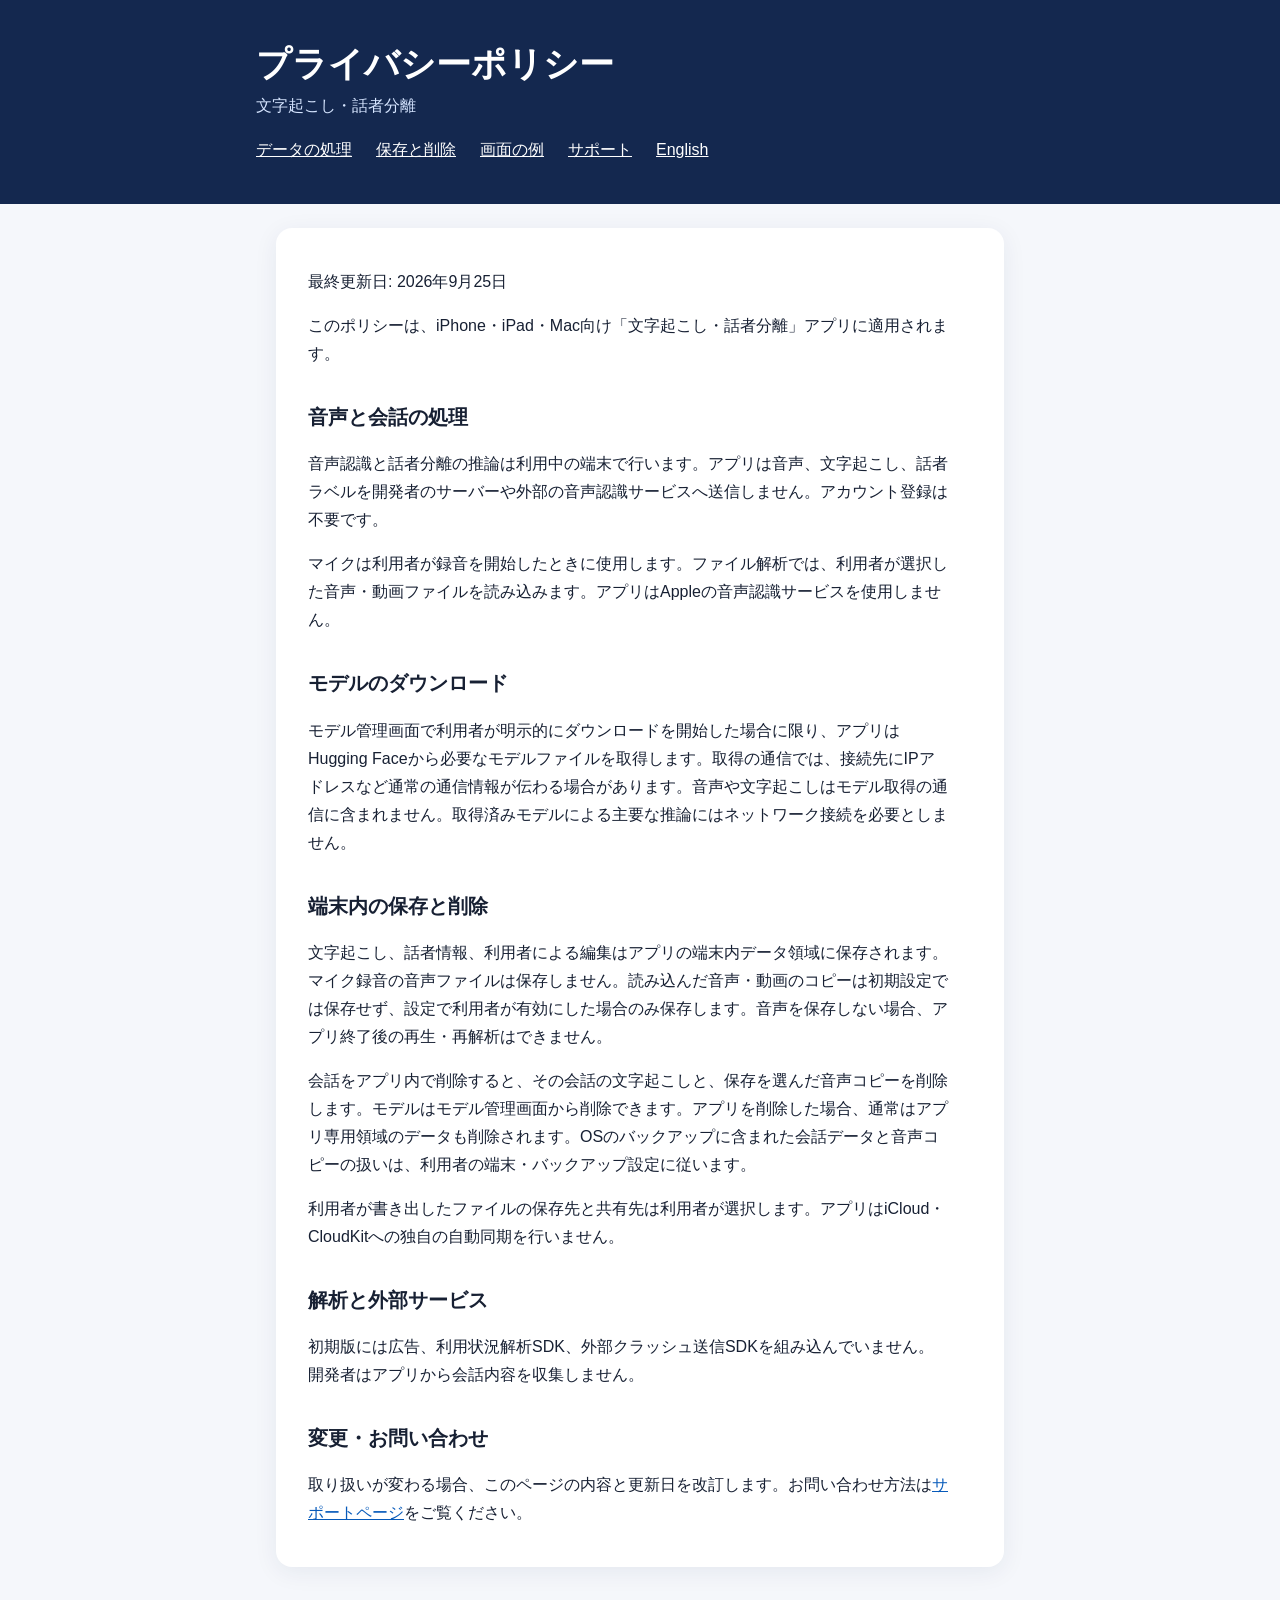
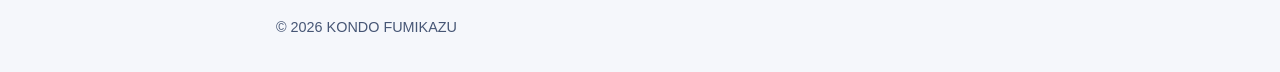
<file: index.html>
<!doctype html>
<html lang="ja">
<head>
  <meta charset="utf-8">
  <meta name="viewport" content="width=device-width, initial-scale=1">
  <meta name="description" content="文字起こし・話者分離アプリのプライバシーポリシー。音声の端末内処理、モデル取得、保存について説明します。">
  <title>プライバシーポリシー | 文字起こし・話者分離</title>
  <link rel="stylesheet" href="styles.css">
  <link rel="canonical" href="https://kondofumikazu-cmd.github.io/conversation-transcriber-privacy/">
</head>
<body>
  <header>
    <h1>プライバシーポリシー</h1>
    <p>文字起こし・話者分離</p>
    <nav aria-label="ページ内案内"><a href="#processing">データの処理</a><a href="#storage">保存と削除</a><a href="preview.html">画面の例</a><a href="support.html">サポート</a><a href="en/" lang="en">English</a></nav>
  </header>
  <main><article>
    <p>最終更新日: 2026年9月25日</p>
    <p>このポリシーは、iPhone・iPad・Mac向け「文字起こし・話者分離」アプリに適用されます。</p>

    <h2 id="processing">音声と会話の処理</h2>
    <p>音声認識と話者分離の推論は利用中の端末で行います。アプリは音声、文字起こし、話者ラベルを開発者のサーバーや外部の音声認識サービスへ送信しません。アカウント登録は不要です。</p>
    <p>マイクは利用者が録音を開始したときに使用します。ファイル解析では、利用者が選択した音声・動画ファイルを読み込みます。アプリはAppleの音声認識サービスを使用しません。</p>

    <h2>モデルのダウンロード</h2>
    <p>モデル管理画面で利用者が明示的にダウンロードを開始した場合に限り、アプリはHugging Faceから必要なモデルファイルを取得します。取得の通信では、接続先にIPアドレスなど通常の通信情報が伝わる場合があります。音声や文字起こしはモデル取得の通信に含まれません。取得済みモデルによる主要な推論にはネットワーク接続を必要としません。</p>

    <h2 id="storage">端末内の保存と削除</h2>
    <p>文字起こし、話者情報、利用者による編集はアプリの端末内データ領域に保存されます。マイク録音の音声ファイルは保存しません。読み込んだ音声・動画のコピーは初期設定では保存せず、設定で利用者が有効にした場合のみ保存します。音声を保存しない場合、アプリ終了後の再生・再解析はできません。</p>
    <p>会話をアプリ内で削除すると、その会話の文字起こしと、保存を選んだ音声コピーを削除します。モデルはモデル管理画面から削除できます。アプリを削除した場合、通常はアプリ専用領域のデータも削除されます。OSのバックアップに含まれた会話データと音声コピーの扱いは、利用者の端末・バックアップ設定に従います。</p>
    <p>利用者が書き出したファイルの保存先と共有先は利用者が選択します。アプリはiCloud・CloudKitへの独自の自動同期を行いません。</p>

    <h2>解析と外部サービス</h2>
    <p>初期版には広告、利用状況解析SDK、外部クラッシュ送信SDKを組み込んでいません。開発者はアプリから会話内容を収集しません。</p>

    <h2>変更・お問い合わせ</h2>
    <p>取り扱いが変わる場合、このページの内容と更新日を改訂します。お問い合わせ方法は<a href="support.html">サポートページ</a>をご覧ください。</p>
  </article></main>
  <footer>© 2026 KONDO FUMIKAZU</footer>
</body>
</html>
</file>
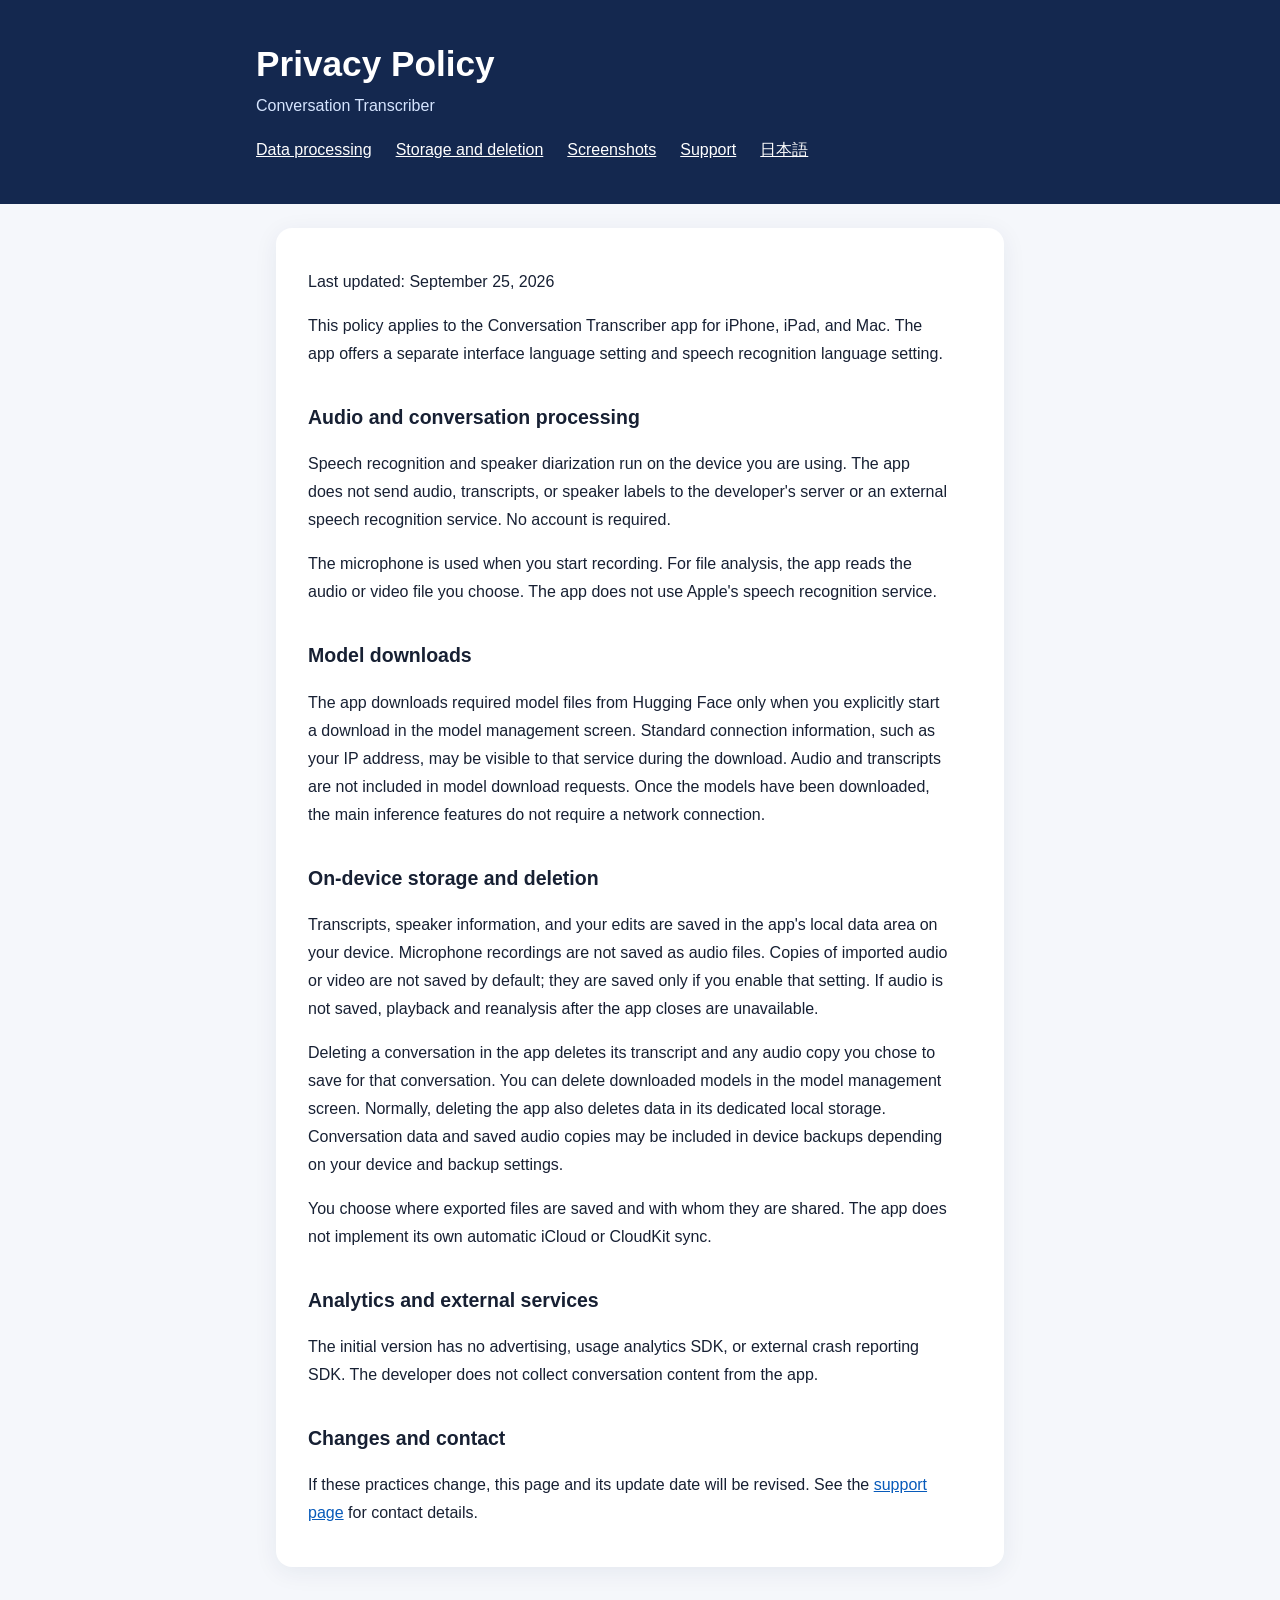
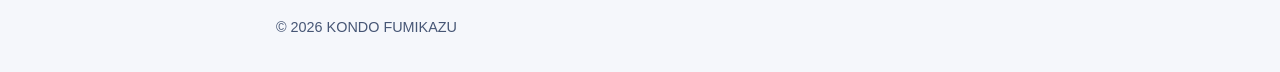
<file: en/index.html>
<!doctype html>
<html lang="en">
<head>
  <meta charset="utf-8">
  <meta name="viewport" content="width=device-width, initial-scale=1">
  <meta name="description" content="Privacy policy for Conversation Transcriber. Learn how audio, downloaded models, transcripts, and saved files are handled.">
  <title>Privacy Policy | Conversation Transcriber</title>
  <link rel="stylesheet" href="../styles.css">
  <link rel="canonical" href="https://kondofumikazu-cmd.github.io/conversation-transcriber-privacy/en/">
</head>
<body>
  <header>
    <h1>Privacy Policy</h1>
    <p>Conversation Transcriber</p>
    <nav aria-label="Page navigation"><a href="#processing">Data processing</a><a href="#storage">Storage and deletion</a><a href="preview.html">Screenshots</a><a href="support.html">Support</a><a href="../index.html" lang="ja">日本語</a></nav>
  </header>
  <main><article>
    <p>Last updated: September 25, 2026</p>
    <p>This policy applies to the Conversation Transcriber app for iPhone, iPad, and Mac. The app offers a separate interface language setting and speech recognition language setting.</p>

    <h2 id="processing">Audio and conversation processing</h2>
    <p>Speech recognition and speaker diarization run on the device you are using. The app does not send audio, transcripts, or speaker labels to the developer's server or an external speech recognition service. No account is required.</p>
    <p>The microphone is used when you start recording. For file analysis, the app reads the audio or video file you choose. The app does not use Apple's speech recognition service.</p>

    <h2>Model downloads</h2>
    <p>The app downloads required model files from Hugging Face only when you explicitly start a download in the model management screen. Standard connection information, such as your IP address, may be visible to that service during the download. Audio and transcripts are not included in model download requests. Once the models have been downloaded, the main inference features do not require a network connection.</p>

    <h2 id="storage">On-device storage and deletion</h2>
    <p>Transcripts, speaker information, and your edits are saved in the app's local data area on your device. Microphone recordings are not saved as audio files. Copies of imported audio or video are not saved by default; they are saved only if you enable that setting. If audio is not saved, playback and reanalysis after the app closes are unavailable.</p>
    <p>Deleting a conversation in the app deletes its transcript and any audio copy you chose to save for that conversation. You can delete downloaded models in the model management screen. Normally, deleting the app also deletes data in its dedicated local storage. Conversation data and saved audio copies may be included in device backups depending on your device and backup settings.</p>
    <p>You choose where exported files are saved and with whom they are shared. The app does not implement its own automatic iCloud or CloudKit sync.</p>

    <h2>Analytics and external services</h2>
    <p>The initial version has no advertising, usage analytics SDK, or external crash reporting SDK. The developer does not collect conversation content from the app.</p>

    <h2>Changes and contact</h2>
    <p>If these practices change, this page and its update date will be revised. See the <a href="support.html">support page</a> for contact details.</p>
  </article></main>
  <footer>© 2026 KONDO FUMIKAZU</footer>
</body>
</html>
</file>
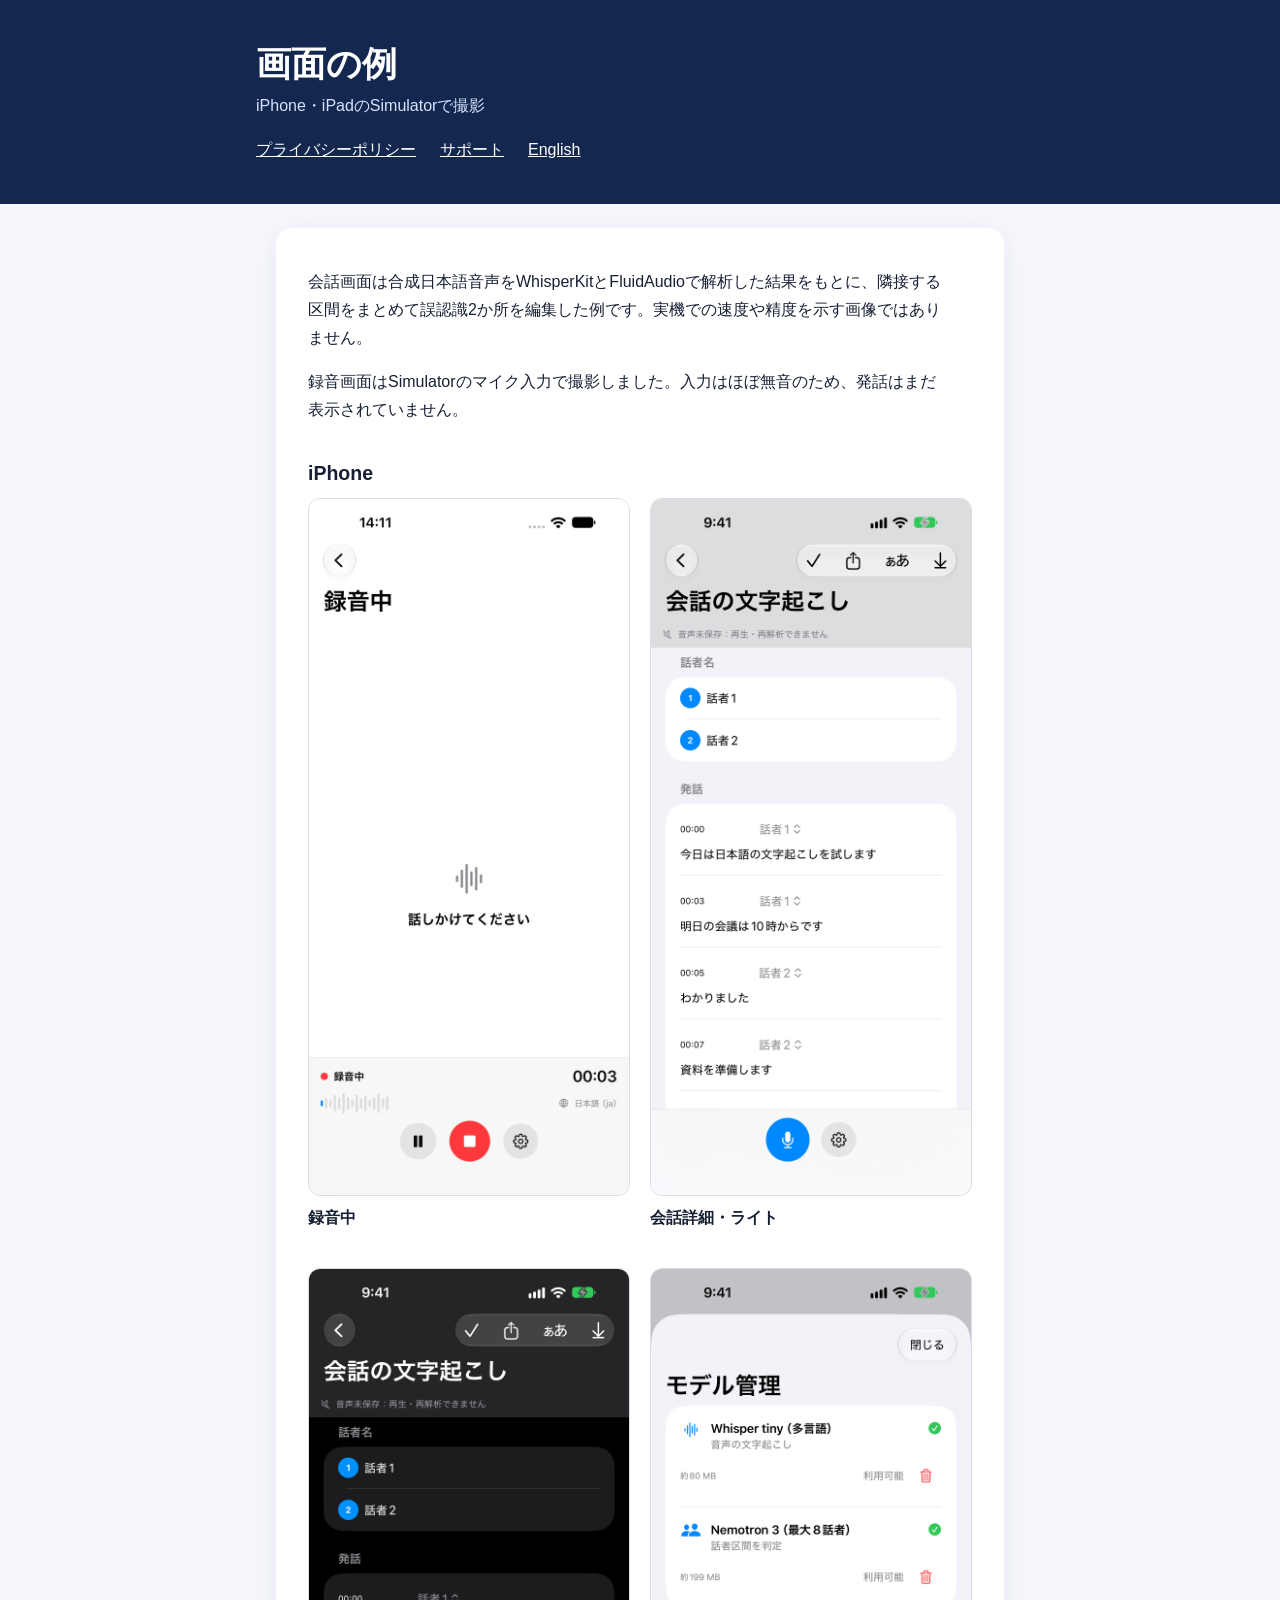
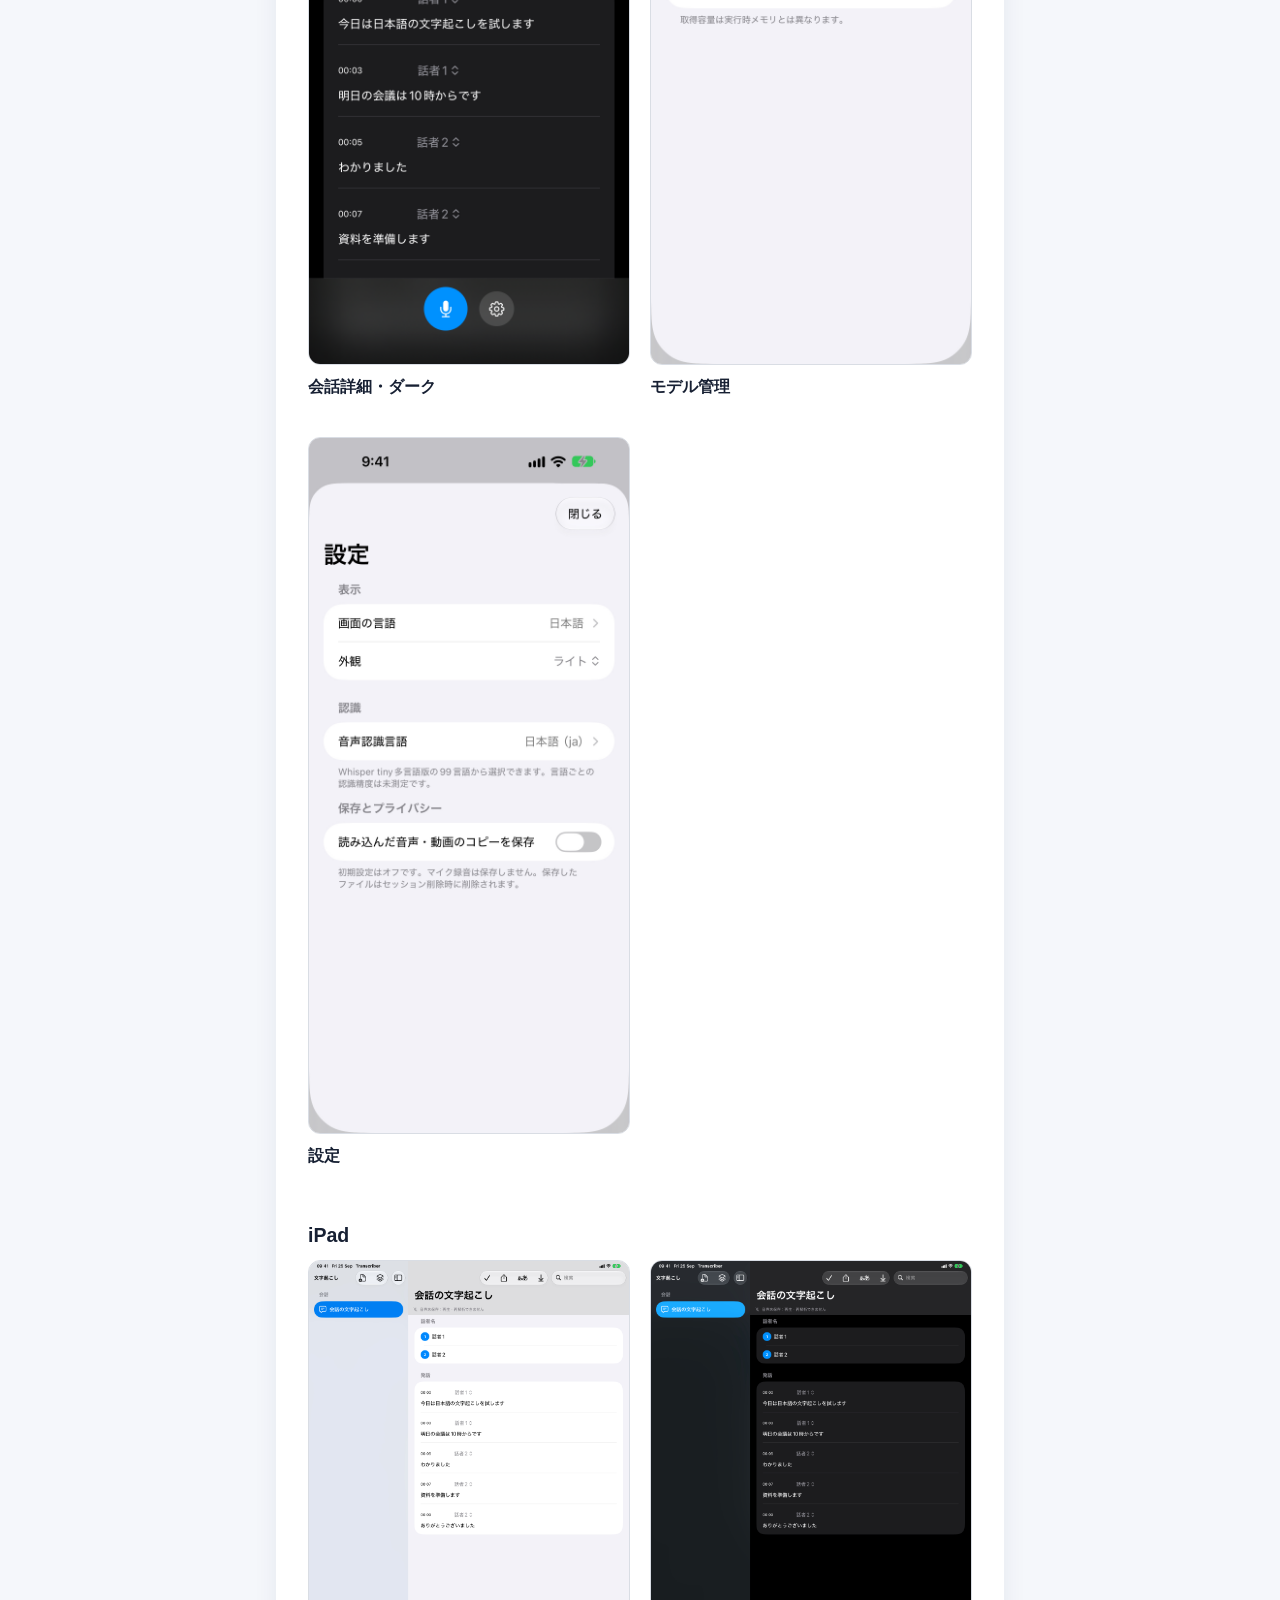
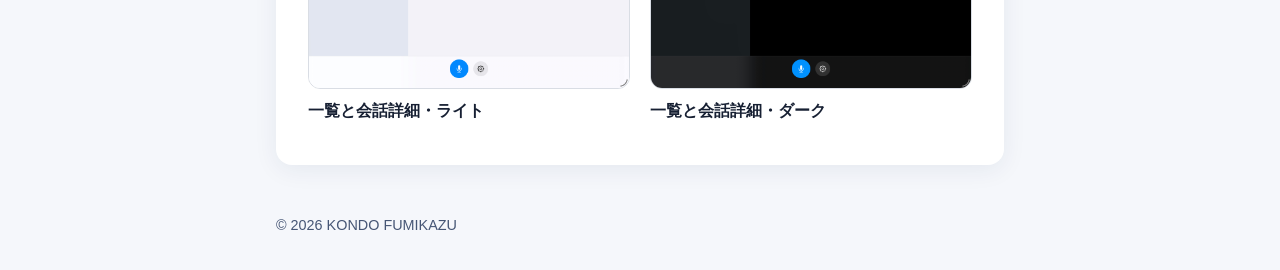
<file: preview.html>
<!doctype html>
<html lang="ja">
<head>
  <meta charset="utf-8">
  <meta name="viewport" content="width=device-width, initial-scale=1">
  <meta name="description" content="文字起こし・話者分離アプリのiPhoneとiPadの画面例。">
  <title>画面の例 | 文字起こし・話者分離</title>
  <link rel="stylesheet" href="styles.css">
  <link rel="canonical" href="https://kondofumikazu-cmd.github.io/conversation-transcriber-privacy/preview.html">
</head>
<body>
  <header><h1>画面の例</h1><p>iPhone・iPadのSimulatorで撮影</p><nav aria-label="関連ページ"><a href="index.html">プライバシーポリシー</a><a href="support.html">サポート</a><a href="en/preview.html" lang="en">English</a></nav></header>
  <main><article>
    <p>会話画面は合成日本語音声をWhisperKitとFluidAudioで解析した結果をもとに、隣接する区間をまとめて誤認識2か所を編集した例です。実機での速度や精度を示す画像ではありません。</p>
    <p>録音画面はSimulatorのマイク入力で撮影しました。入力はほぼ無音のため、発話はまだ表示されていません。</p>
    <h2>iPhone</h2>
    <div class="gallery">
      <figure><img src="screenshots/iphone-recording.jpg" alt="iPhoneの録音中画面。録音時間、入力レベル、一時停止と終了ボタンを表示" width="1320" height="2868"><figcaption>録音中</figcaption></figure>
      <figure><img src="screenshots/iphone-light.jpg" alt="iPhoneの会話詳細。話者1と話者2、発話時刻、編集可能な文章を表示" width="1320" height="2868"><figcaption>会話詳細・ライト</figcaption></figure>
      <figure><img src="screenshots/iphone-dark.jpg" alt="iPhoneの会話詳細をダークモードで表示" width="1320" height="2868" loading="lazy"><figcaption>会話詳細・ダーク</figcaption></figure>
      <figure><img src="screenshots/iphone-models.jpg" alt="iPhoneのモデル管理画面。Whisper tinyとNemotron 3の手動ダウンロード操作" width="1320" height="2868" loading="lazy"><figcaption>モデル管理</figcaption></figure>
      <figure><img src="screenshots/iphone-settings.jpg" alt="iPhoneの設定画面。表示言語、外観、認識言語、音声保存の設定" width="1320" height="2868" loading="lazy"><figcaption>設定</figcaption></figure>
    </div>
    <h2>iPad</h2>
    <div class="gallery">
      <figure><img src="screenshots/ipad-light.jpg" alt="iPadの一覧と会話詳細を並べたライトモード画面" width="2064" height="2752" loading="lazy"><figcaption>一覧と会話詳細・ライト</figcaption></figure>
      <figure><img src="screenshots/ipad-dark.jpg" alt="iPadの一覧と会話詳細を並べたダークモード画面" width="2064" height="2752" loading="lazy"><figcaption>一覧と会話詳細・ダーク</figcaption></figure>
    </div>
  </article></main>
  <footer>© 2026 KONDO FUMIKAZU</footer>
</body>
</html>
</file>
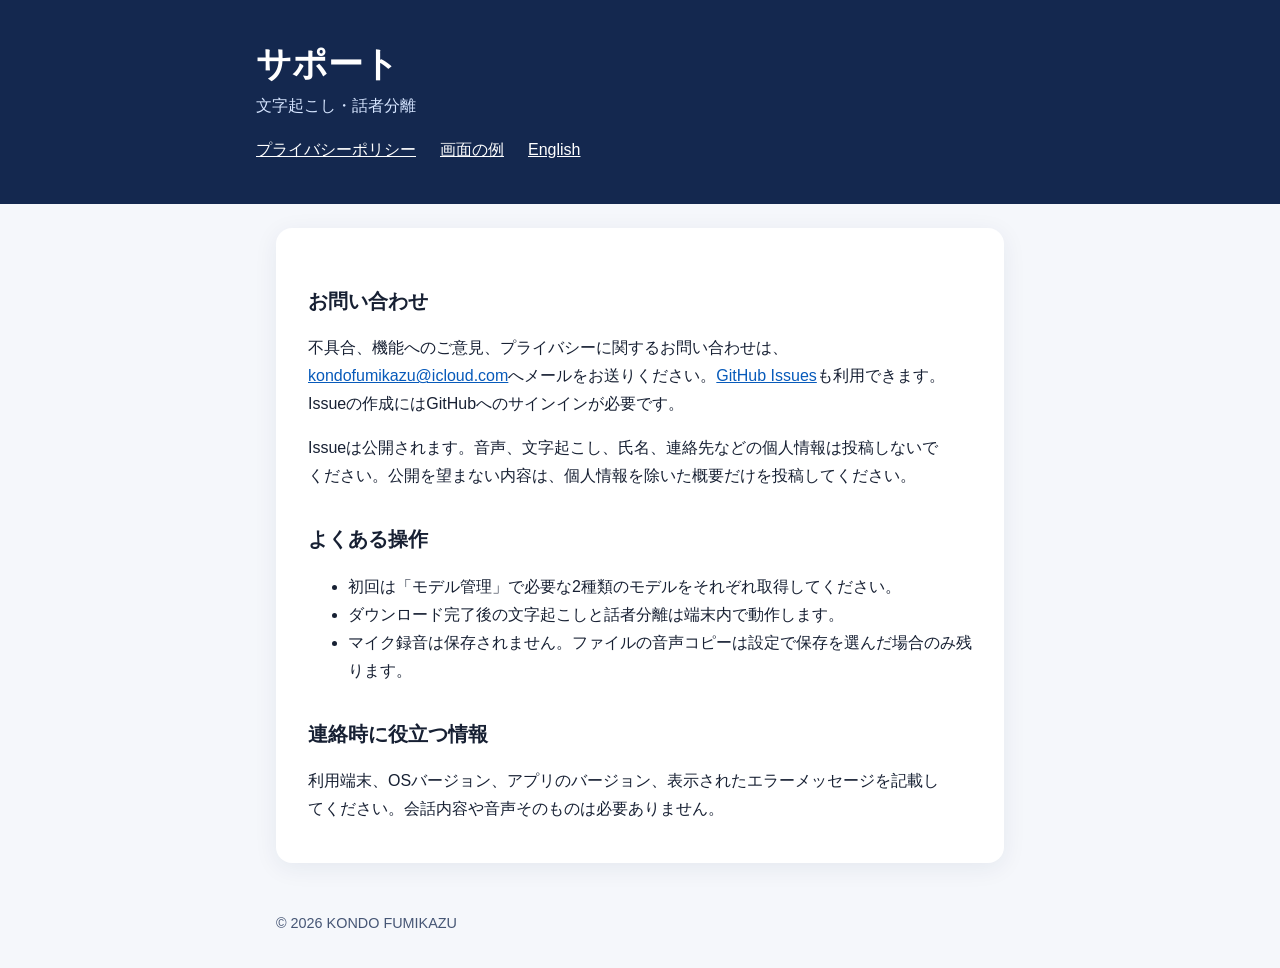
<file: support.html>
<!doctype html>
<html lang="ja">
<head>
  <meta charset="utf-8">
  <meta name="viewport" content="width=device-width, initial-scale=1">
  <meta name="description" content="文字起こし・話者分離アプリのサポートと問い合わせ先。">
  <title>サポート | 文字起こし・話者分離</title>
  <link rel="stylesheet" href="styles.css">
  <link rel="canonical" href="https://kondofumikazu-cmd.github.io/conversation-transcriber-privacy/support.html">
</head>
<body>
  <header><h1>サポート</h1><p>文字起こし・話者分離</p><nav aria-label="関連ページ"><a href="index.html">プライバシーポリシー</a><a href="preview.html">画面の例</a><a href="en/support.html" lang="en">English</a></nav></header>
  <main><article>
    <h2>お問い合わせ</h2>
    <p>不具合、機能へのご意見、プライバシーに関するお問い合わせは、<a href="mailto:kondofumikazu@icloud.com">kondofumikazu@icloud.com</a>へメールをお送りください。<a href="https://github.com/kondofumikazu-cmd/conversation-transcriber-privacy/issues/new">GitHub Issues</a>も利用できます。Issueの作成にはGitHubへのサインインが必要です。</p>
    <p>Issueは公開されます。音声、文字起こし、氏名、連絡先などの個人情報は投稿しないでください。公開を望まない内容は、個人情報を除いた概要だけを投稿してください。</p>
    <h2>よくある操作</h2>
    <ul>
      <li>初回は「モデル管理」で必要な2種類のモデルをそれぞれ取得してください。</li>
      <li>ダウンロード完了後の文字起こしと話者分離は端末内で動作します。</li>
      <li>マイク録音は保存されません。ファイルの音声コピーは設定で保存を選んだ場合のみ残ります。</li>
    </ul>
    <h2>連絡時に役立つ情報</h2>
    <p>利用端末、OSバージョン、アプリのバージョン、表示されたエラーメッセージを記載してください。会話内容や音声そのものは必要ありません。</p>
  </article></main>
  <footer>© 2026 KONDO FUMIKAZU</footer>
</body>
</html>
</file>
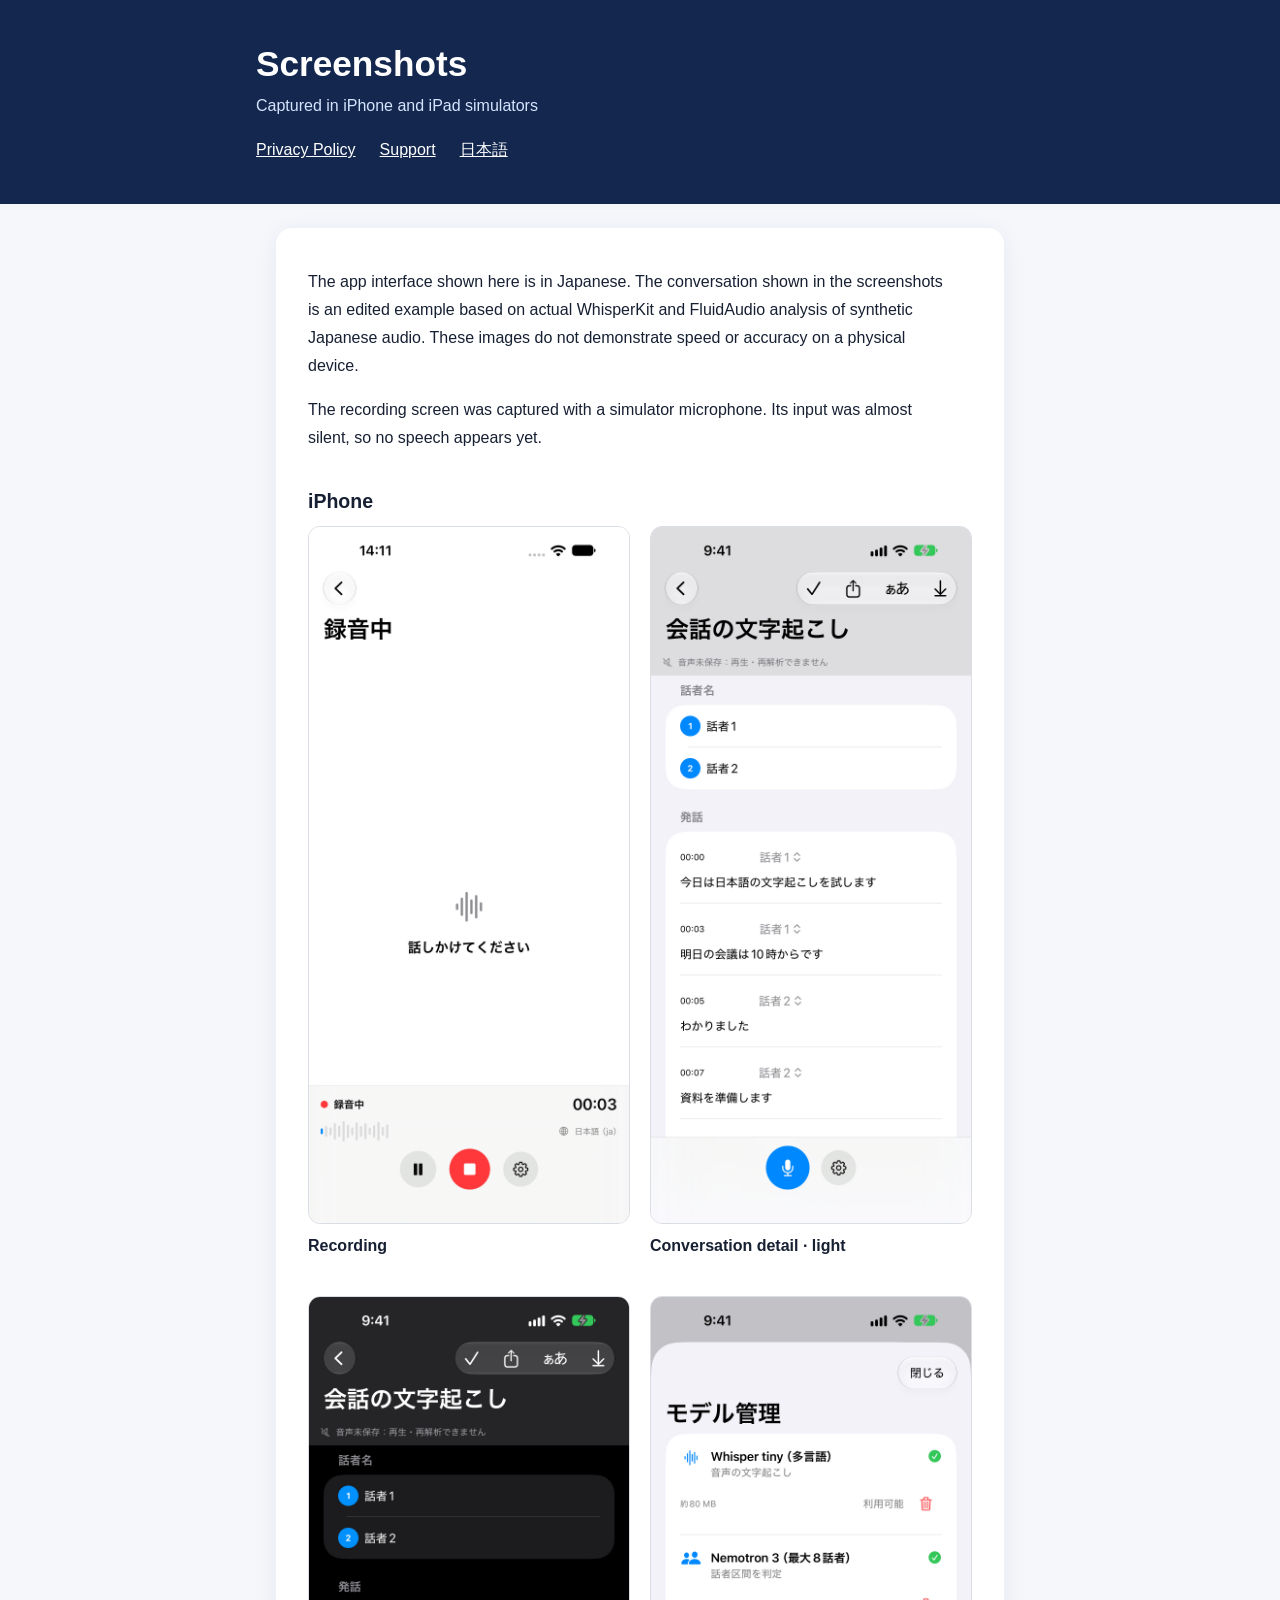
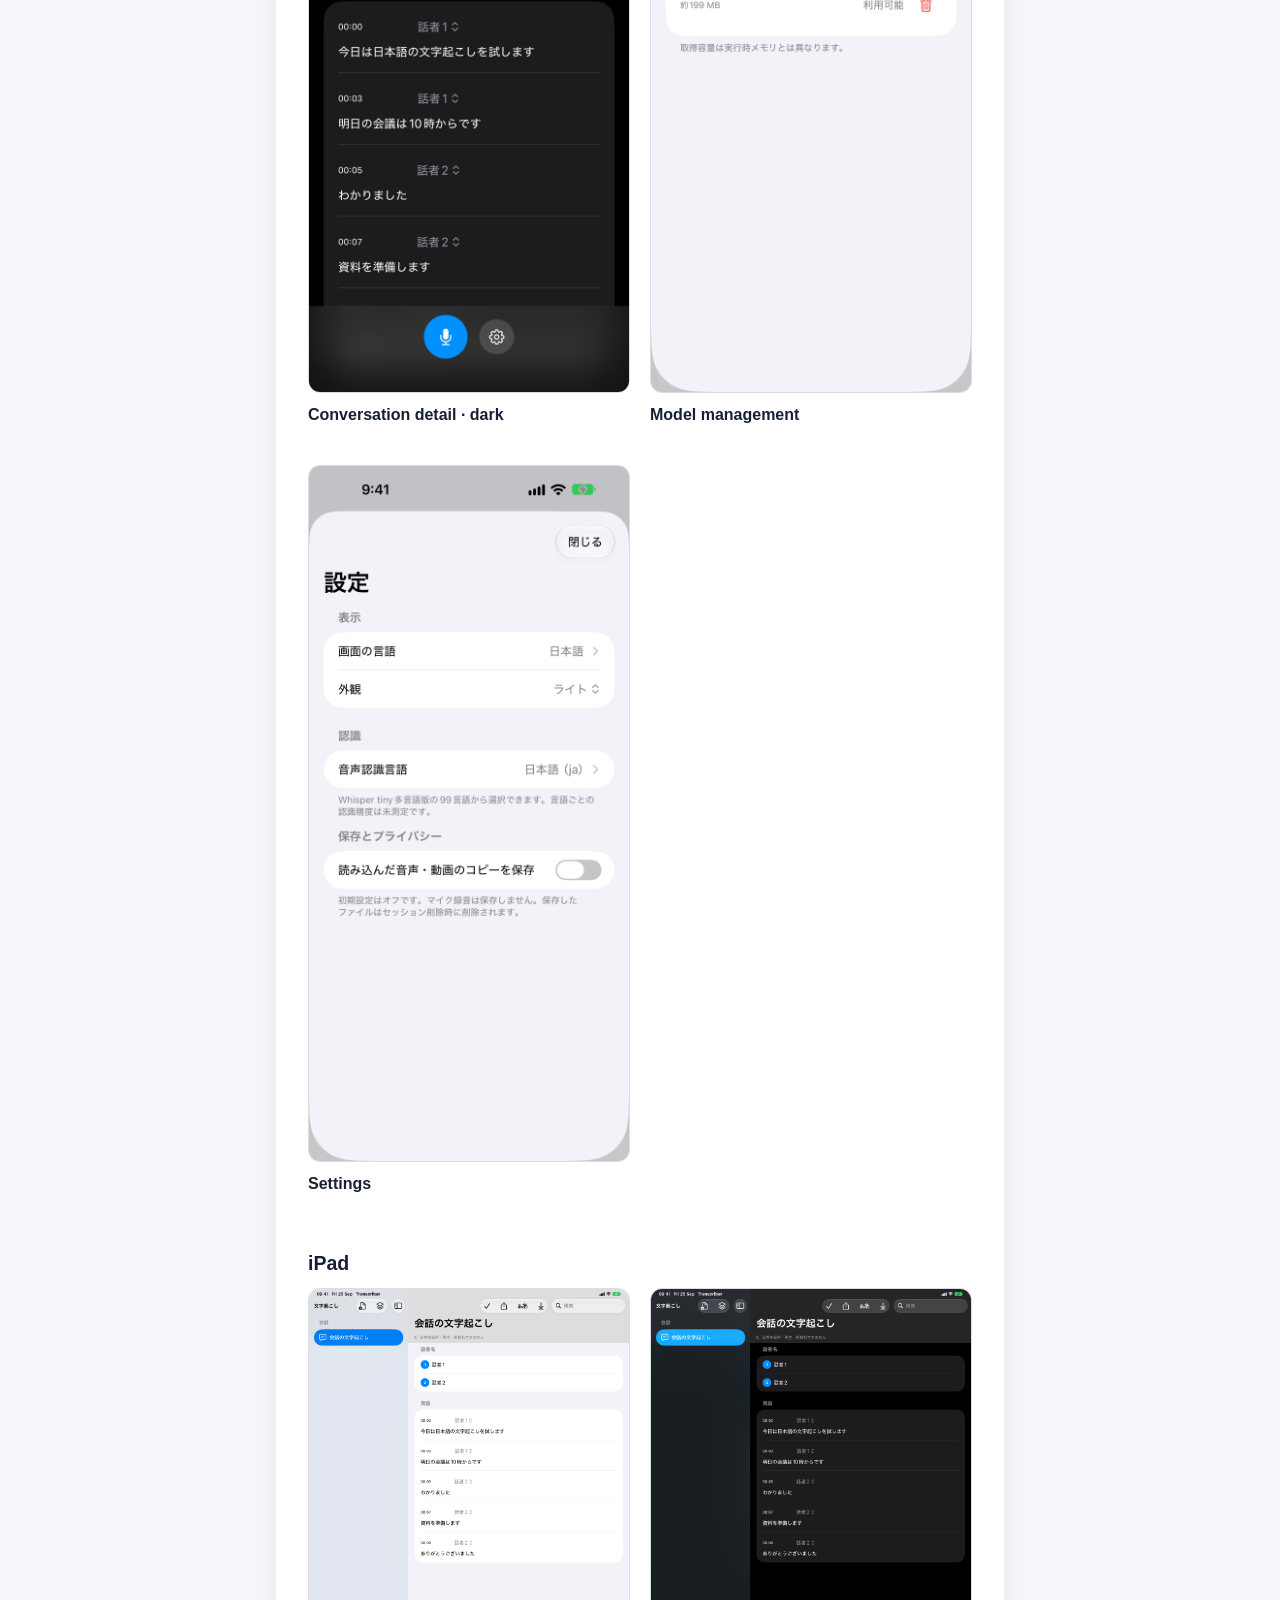
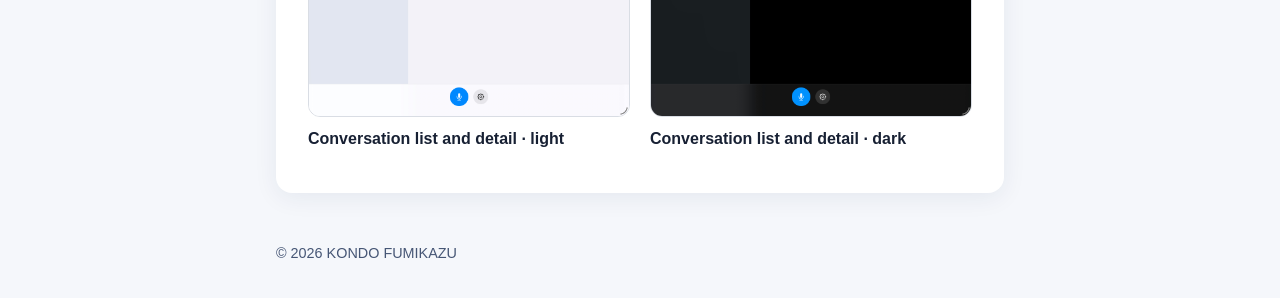
<file: en/preview.html>
<!doctype html>
<html lang="en">
<head>
  <meta charset="utf-8">
  <meta name="viewport" content="width=device-width, initial-scale=1">
  <meta name="description" content="iPhone and iPad screenshots of Conversation Transcriber.">
  <title>Screenshots | Conversation Transcriber</title>
  <link rel="stylesheet" href="../styles.css">
  <link rel="canonical" href="https://kondofumikazu-cmd.github.io/conversation-transcriber-privacy/en/preview.html">
</head>
<body>
  <header><h1>Screenshots</h1><p>Captured in iPhone and iPad simulators</p><nav aria-label="Related pages"><a href="index.html">Privacy Policy</a><a href="support.html">Support</a><a href="../preview.html" lang="ja">日本語</a></nav></header>
  <main><article>
    <p>The app interface shown here is in Japanese. The conversation shown in the screenshots is an edited example based on actual WhisperKit and FluidAudio analysis of synthetic Japanese audio. These images do not demonstrate speed or accuracy on a physical device.</p>
    <p>The recording screen was captured with a simulator microphone. Its input was almost silent, so no speech appears yet.</p>
    <h2>iPhone</h2>
    <div class="gallery">
      <figure><img src="../screenshots/iphone-recording.jpg" alt="iPhone recording screen with elapsed time, input level, pause, and stop controls" width="1320" height="2868"><figcaption>Recording</figcaption></figure>
      <figure><img src="../screenshots/iphone-light.jpg" alt="iPhone conversation detail with two speaker labels, timestamps, and editable text" width="1320" height="2868"><figcaption>Conversation detail · light</figcaption></figure>
      <figure><img src="../screenshots/iphone-dark.jpg" alt="iPhone conversation detail in dark mode" width="1320" height="2868" loading="lazy"><figcaption>Conversation detail · dark</figcaption></figure>
      <figure><img src="../screenshots/iphone-models.jpg" alt="iPhone model management screen with manual download controls" width="1320" height="2868" loading="lazy"><figcaption>Model management</figcaption></figure>
      <figure><img src="../screenshots/iphone-settings.jpg" alt="iPhone settings screen for appearance, recognition language, and imported audio storage" width="1320" height="2868" loading="lazy"><figcaption>Settings</figcaption></figure>
    </div>
    <h2>iPad</h2>
    <div class="gallery">
      <figure><img src="../screenshots/ipad-light.jpg" alt="iPad conversation list and detail side by side in light mode" width="2064" height="2752" loading="lazy"><figcaption>Conversation list and detail · light</figcaption></figure>
      <figure><img src="../screenshots/ipad-dark.jpg" alt="iPad conversation list and detail side by side in dark mode" width="2064" height="2752" loading="lazy"><figcaption>Conversation list and detail · dark</figcaption></figure>
    </div>
  </article></main>
  <footer>© 2026 KONDO FUMIKAZU</footer>
</body>
</html>
</file>
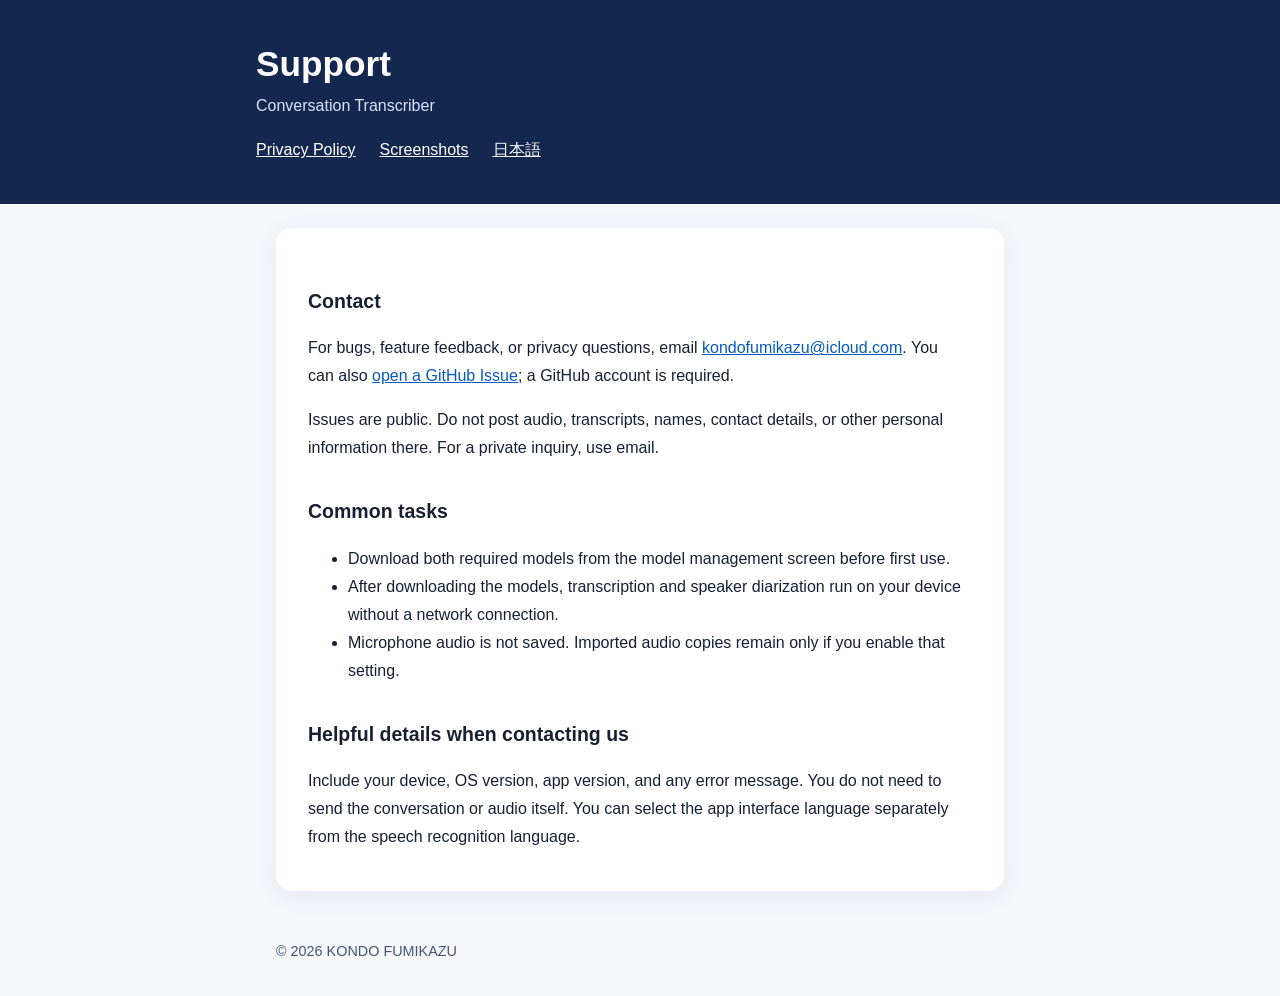
<file: en/support.html>
<!doctype html>
<html lang="en">
<head>
  <meta charset="utf-8">
  <meta name="viewport" content="width=device-width, initial-scale=1">
  <meta name="description" content="Support and contact details for Conversation Transcriber.">
  <title>Support | Conversation Transcriber</title>
  <link rel="stylesheet" href="../styles.css">
  <link rel="canonical" href="https://kondofumikazu-cmd.github.io/conversation-transcriber-privacy/en/support.html">
</head>
<body>
  <header><h1>Support</h1><p>Conversation Transcriber</p><nav aria-label="Related pages"><a href="index.html">Privacy Policy</a><a href="preview.html">Screenshots</a><a href="../support.html" lang="ja">日本語</a></nav></header>
  <main><article>
    <h2>Contact</h2>
    <p>For bugs, feature feedback, or privacy questions, email <a href="mailto:kondofumikazu@icloud.com">kondofumikazu@icloud.com</a>. You can also <a href="https://github.com/kondofumikazu-cmd/conversation-transcriber-privacy/issues/new">open a GitHub Issue</a>; a GitHub account is required.</p>
    <p>Issues are public. Do not post audio, transcripts, names, contact details, or other personal information there. For a private inquiry, use email.</p>
    <h2>Common tasks</h2>
    <ul>
      <li>Download both required models from the model management screen before first use.</li>
      <li>After downloading the models, transcription and speaker diarization run on your device without a network connection.</li>
      <li>Microphone audio is not saved. Imported audio copies remain only if you enable that setting.</li>
    </ul>
    <h2>Helpful details when contacting us</h2>
    <p>Include your device, OS version, app version, and any error message. You do not need to send the conversation or audio itself. You can select the app interface language separately from the speech recognition language.</p>
  </article></main>
  <footer>© 2026 KONDO FUMIKAZU</footer>
</body>
</html>
</file>
<file: styles.css>
:root { color-scheme: light dark; font-family: -apple-system, BlinkMacSystemFont, "Hiragino Sans", "Noto Sans JP", sans-serif; line-height: 1.75; }
* { box-sizing: border-box; }
body { margin: 0; background: #f5f7fb; color: #172033; }
header { background: #14284f; color: #fff; padding: 2.5rem max(1.25rem, calc((100vw - 48rem) / 2)); }
header p { margin: .3rem 0 0; color: #d6e5ff; }
main { max-width: 48rem; margin: 1.5rem auto 3rem; padding: 0 1.25rem; }
article { background: #fff; padding: 1.5rem 2rem; border-radius: 1rem; box-shadow: 0 5px 24px #14284f12; }
h1 { font-size: clamp(1.6rem, 5vw, 2.2rem); line-height: 1.35; margin: 0; }
h2 { font-size: 1.22rem; margin: 2rem 0 .5rem; }
p, li { max-width: 72ch; }
a { color: #075aba; }
a:focus-visible { outline: 3px solid #f49b23; outline-offset: 3px; }
nav { display: flex; flex-wrap: wrap; gap: 1.5rem; margin-top: 1rem; }
nav a { color: #fff; }
footer { max-width: 48rem; margin: 0 auto 2rem; padding: 0 1.25rem; color: #465675; font-size: .9rem; }
.gallery { display: grid; grid-template-columns: repeat(auto-fit, minmax(min(100%, 17rem), 1fr)); gap: 1.25rem; }
.gallery figure { margin: 0; }
.gallery img { display: block; width: 100%; height: auto; border-radius: .75rem; border: 1px solid #71809a44; }
.gallery figcaption { margin: .5rem 0 1rem; font-weight: 600; }
@media (max-width: 34rem) { article { padding: 1.3rem; } }
@media (prefers-color-scheme: dark) {
  body { background: #101622; color: #f2f5ff; }
  article { background: #1a2638; box-shadow: none; }
  a { color: #8dbaff; }
  footer { color: #bdc9db; }
}
</file>
